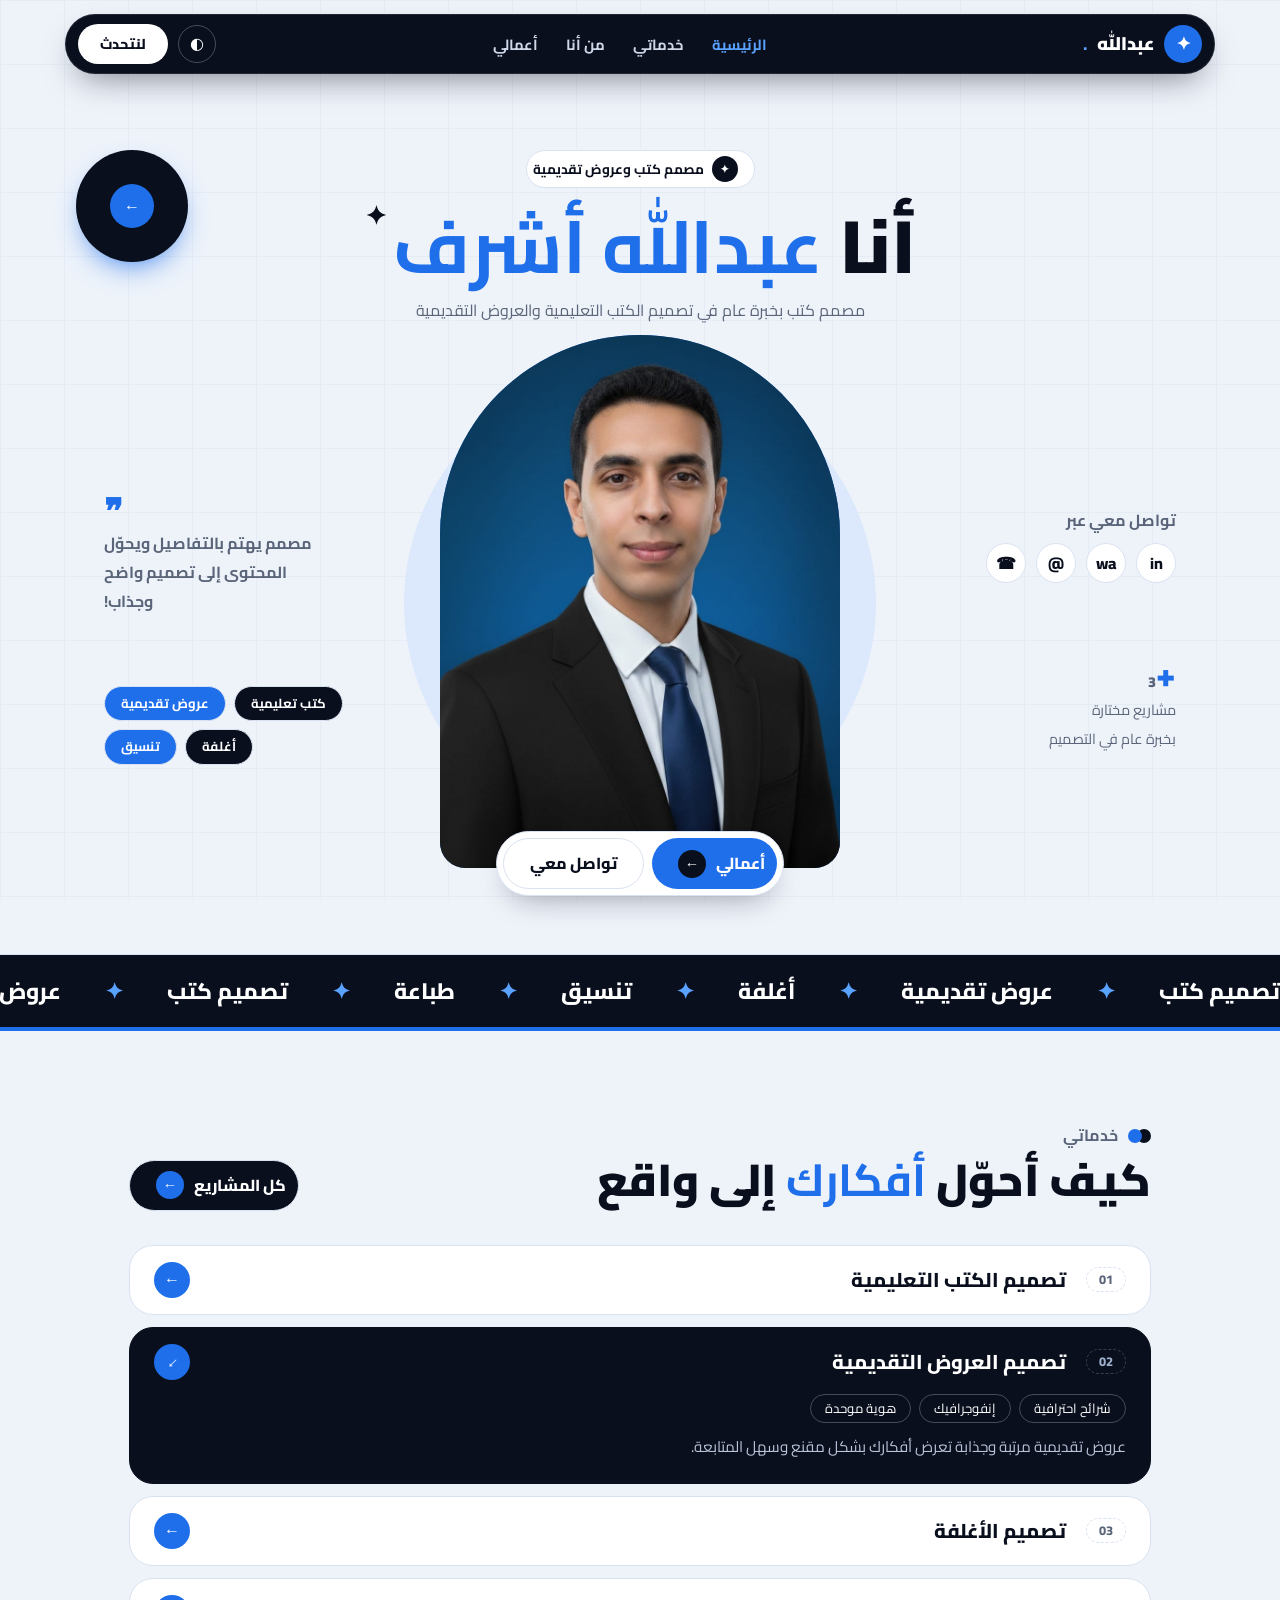
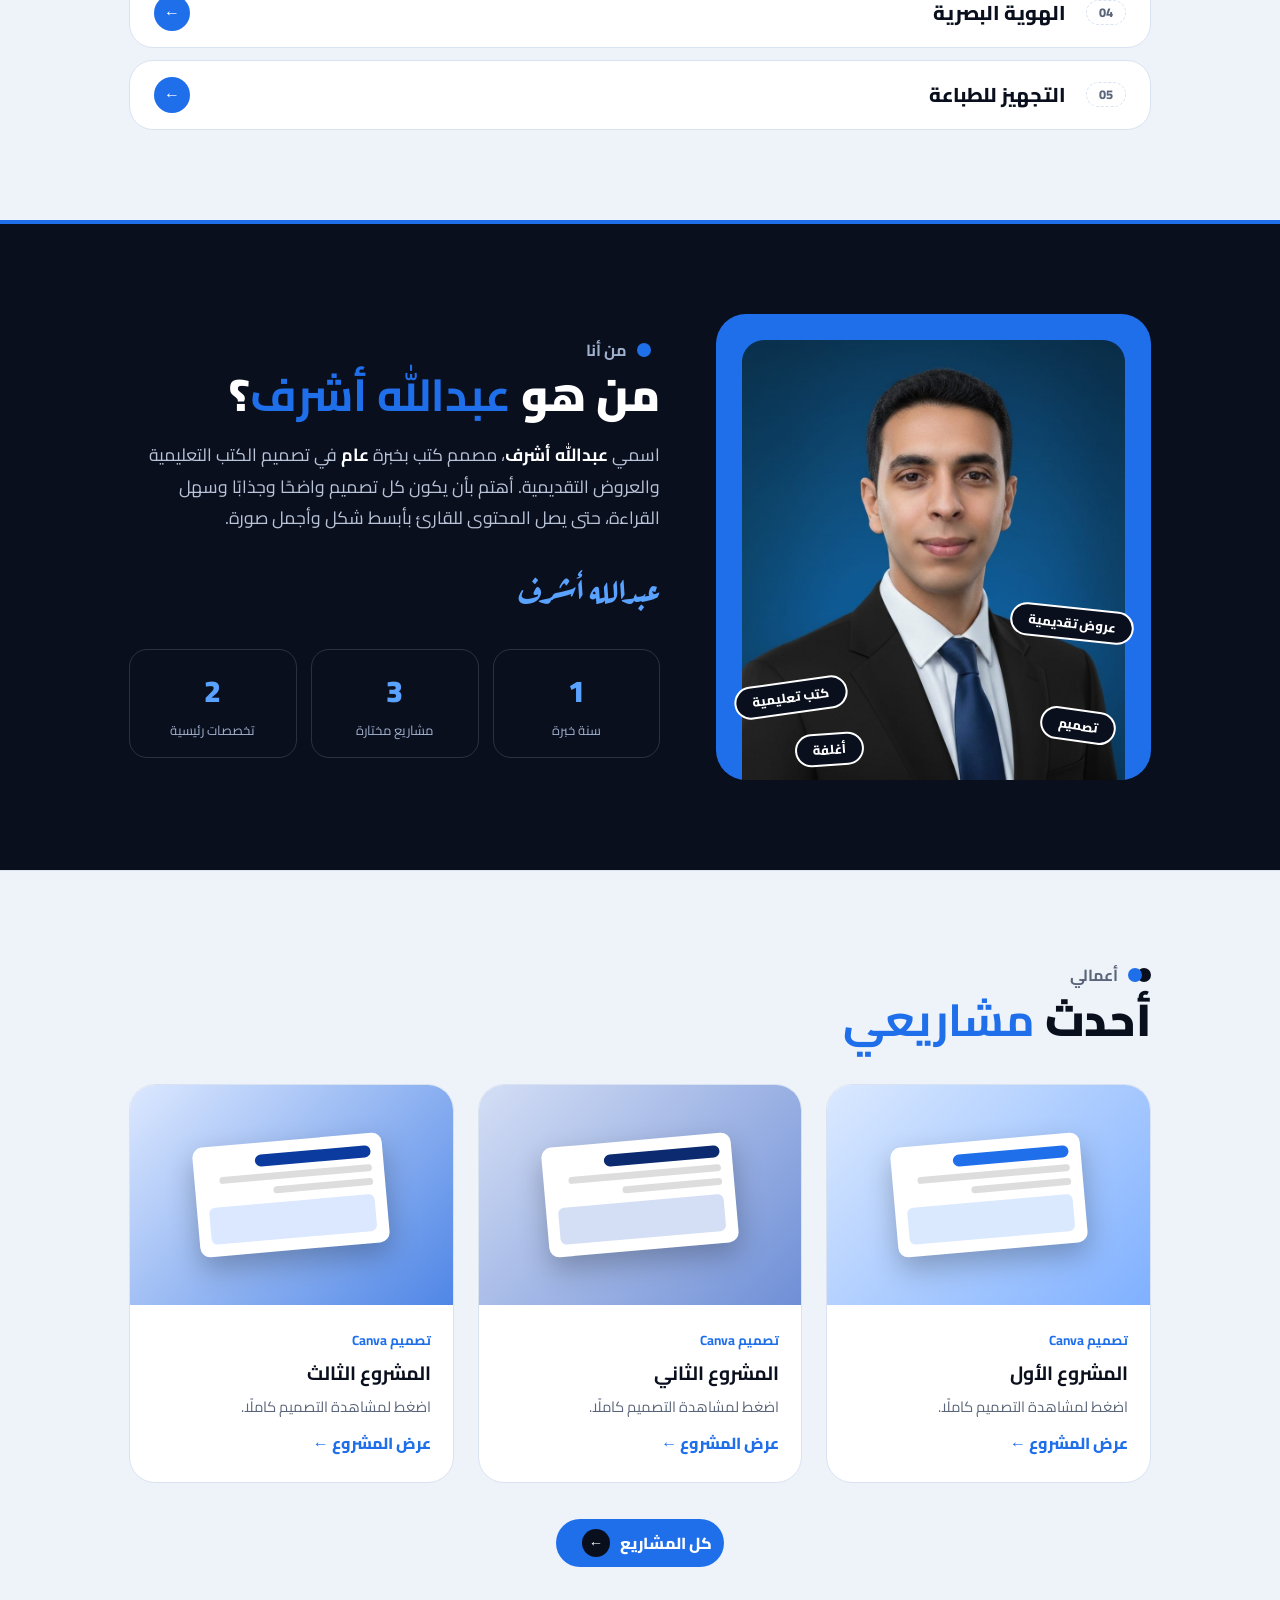
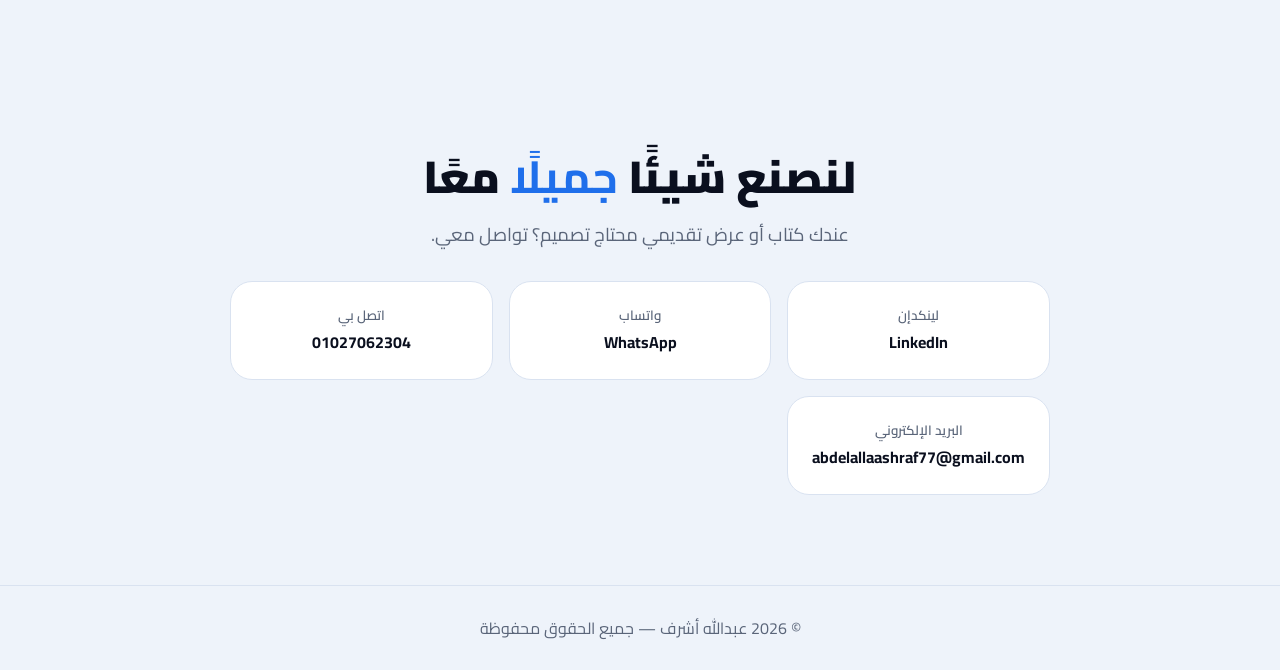
<file: index.html>
<!DOCTYPE html>
<html lang="ar" dir="rtl">
<head>
<meta charset="UTF-8">
<meta name="viewport" content="width=device-width, initial-scale=1, viewport-fit=cover">
<meta name="description" content="عبدالله أشرف — مصمم كتب تعليمية وعروض تقديمية. شاهد أعمالي وتواصل معي."><meta name="theme-color" content="#0a0f1e"><link rel="icon" href="data:image/svg+xml,%3Csvg xmlns=%27http://www.w3.org/2000/svg%27 viewBox=%270 0 100 100%27%3E%3Ccircle cx=%2750%27 cy=%2750%27 r=%2750%27 fill=%27%231f6feb%27/%3E%3Ctext x=%2750%27 y=%2766%27 font-size=%2750%27 text-anchor=%27middle%27 fill=%27white%27%3E%E2%9C%A6%3C/text%3E%3C/svg%3E">
<title>الرئيسية | عبدالله أشرف</title>
<link href="https://fonts.googleapis.com/css2?family=Cairo:wght@400;600;800;900&family=Aref+Ruqaa:wght@700&display=swap" rel="stylesheet">
<link rel="stylesheet" href="css/style.css">
</head>
<body>
<section class="hero">
  <a class="stamp" href="contact.html" aria-label="تواصل معي"><svg viewBox="0 0 120 120"><defs><path id="c" d="M60,60 m-47,0 a47,47 0 1,1 94,0 a47,47 0 1,1 -94,0"/></defs><text><textPath href="#c">تواصل معي ✦ تواصل معي ✦ تواصل معي ✦ تواصل معي ✦</textPath></text></svg><b>←</b></a>
  <span class="badge"><i>✦</i>مصمم كتب وعروض تقديمية</span>
  <h1>أنا <b>عبدالله أشرف</b><span class="spark">✦</span></h1>
  <p class="sub">مصمم كتب بخبرة عام في تصميم الكتب التعليمية والعروض التقديمية</p>
  <div class="stage reveal">
    <div class="side a"><div><p class="lbl">تواصل معي عبر</p><div class="socials" id="socials"></div></div><div class="proof"><b>+<span data-n="3">0</span></b><span>مشاريع مختارة<br>بخبرة عام في التصميم</span></div></div>
    <div class="photo-wrap"><div class="photo"><img src="images/profile.jpeg" alt="صورة عبدالله أشرف" onerror="this.style.display='none';this.nextElementSibling.style.display='grid'"><div class="ph">ع</div></div><div class="pair"><a class="btn" href="projects.html">أعمالي <i>←</i></a><a class="btn ghost" href="contact.html">تواصل معي</a></div></div>
    <div class="side b"><div class="quote">مصمم يهتم بالتفاصيل ويحوّل المحتوى إلى تصميم واضح وجذاب!</div><div class="tags" id="tags"></div></div>
  </div>
</section>
<div class="marquee"><div id="mq"></div></div>
<section class="sec" id="services">
  <div class="sec-head reveal"><div><span class="eyebrow"><span class="dots"></span>خدماتي</span><h2>كيف أحوّل <b>أفكارك</b> إلى واقع</h2></div><a class="btn dark" href="projects.html">كل المشاريع <i>←</i></a></div>
  <div class="svc reveal" id="svc"></div>
</section>
<div class="dark-sec" id="about"><div class="sec about-g">
  <div class="frame reveal"><div class="pic"><img src="images/profile.jpeg" alt="صورة عبدالله أشرف" onerror="this.style.display='none';this.nextElementSibling.style.display='grid'"><div class="ph">ع</div></div>
    <div class="float"><span style="--r:-8deg;left:4%;bottom:14%">كتب تعليمية</span><span style="--r:6deg;right:4%;bottom:30%;animation-delay:-1s">عروض تقديمية</span><span style="--r:-4deg;left:18%;bottom:3%;animation-delay:-2s">أغلفة</span><span style="--r:8deg;right:8%;bottom:8%;animation-delay:-3s"> تصميم </span></div></div>
  <div class="reveal"><span class="eyebrow" style="color:#9fb0cc"><span class="dots"></span>من أنا</span>
    <h2>من هو <b>عبدالله أشرف</b>؟</h2>
    <p>اسمي <b>عبدالله أشرف</b>، مصمم كتب بخبرة <b>عام</b> في تصميم الكتب التعليمية والعروض التقديمية. أهتم بأن يكون كل تصميم واضحًا وجذابًا وسهل القراءة، حتى يصل المحتوى للقارئ بأبسط شكل وأجمل صورة.</p>
    <div class="cvrow"><a class="btn" id="cv" href="cv.pdf" download>حمّل السيرة الذاتية <i>←</i></a><span class="sign">عبدالله أشرف</span></div>
    <div class="stats3"><div><b data-n="1">0</b><span>سنة خبرة</span></div><div><b data-n="3">0</b><span>مشاريع مختارة</span></div><div><b data-n="2">0</b><span>تخصصات رئيسية</span></div></div>
  </div></div></div>
<section class="sec" id="work">
  <div class="sec-head reveal"><div><span class="eyebrow"><span class="dots"></span>أعمالي</span><h2>أحدث <b>مشاريعي</b></h2></div></div>
  <div class="grid" id="projects" data-limit="3"></div>
  <div class="more"><a class="btn" href="projects.html">كل المشاريع <i>←</i></a></div>
</section>
<section class="sec contact reveal"><h2>لنصنع شيئًا <b>جميلًا</b> معًا</h2><p>عندك كتاب أو عرض تقديمي محتاج تصميم؟ تواصل معي.</p><div class="links" id="links"></div></section>
<script src="js/data.js"></script>
<script src="js/main.js"></script>
</body>
</html>
</file>
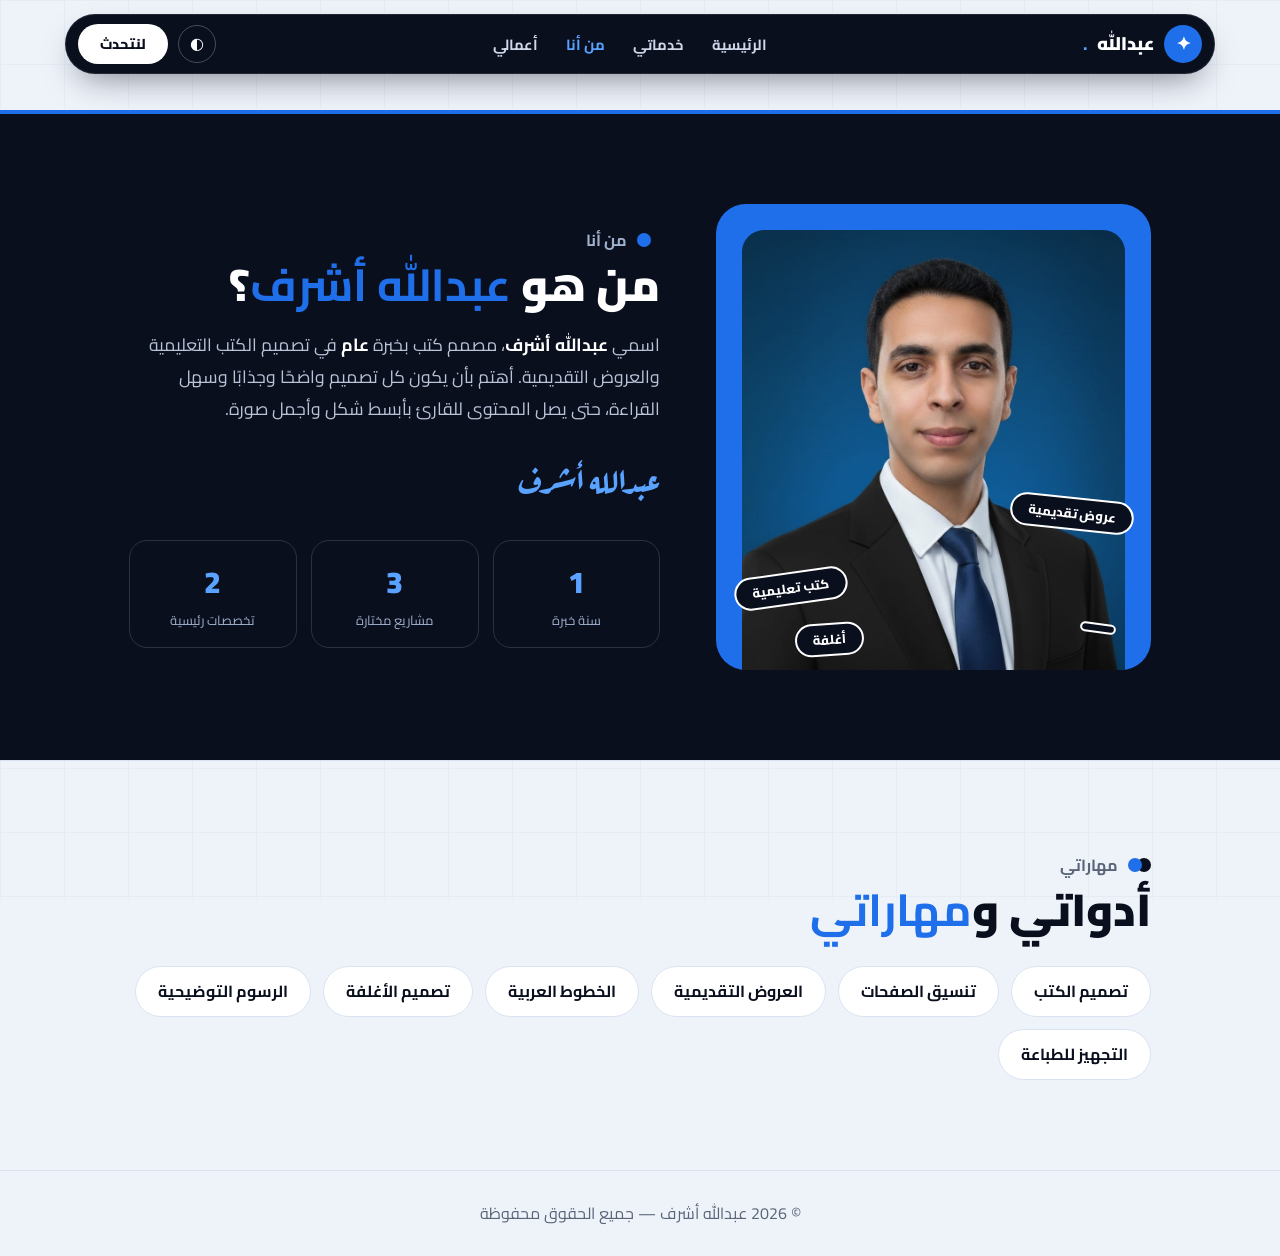
<file: about.html>
<!DOCTYPE html>
<html lang="ar" dir="rtl">
<head>
<meta charset="UTF-8">
<meta name="viewport" content="width=device-width, initial-scale=1, viewport-fit=cover">
<meta name="description" content="عبدالله أشرف — مصمم كتب تعليمية وعروض تقديمية. شاهد أعمالي وتواصل معي."><meta name="theme-color" content="#0a0f1e"><link rel="icon" href="data:image/svg+xml,%3Csvg xmlns=%27http://www.w3.org/2000/svg%27 viewBox=%270 0 100 100%27%3E%3Ccircle cx=%2750%27 cy=%2750%27 r=%2750%27 fill=%27%231f6feb%27/%3E%3Ctext x=%2750%27 y=%2766%27 font-size=%2750%27 text-anchor=%27middle%27 fill=%27white%27%3E%E2%9C%A6%3C/text%3E%3C/svg%3E">
<title>من أنا | عبدالله أشرف</title>
<link href="https://fonts.googleapis.com/css2?family=Cairo:wght@400;600;800;900&family=Aref+Ruqaa:wght@700&display=swap" rel="stylesheet">
<link rel="stylesheet" href="css/style.css">
</head>
<body>
<div style="height:110px"></div><div class="dark-sec" id="about"><div class="sec about-g">
  <div class="frame reveal"><div class="pic"><img src="images/profile.jpeg" alt="صورة عبدالله أشرف" onerror="this.style.display='none';this.nextElementSibling.style.display='grid'"><div class="ph">ع</div></div>
    <div class="float"><span style="--r:-8deg;left:4%;bottom:14%">كتب تعليمية</span><span style="--r:6deg;right:4%;bottom:30%;animation-delay:-1s">عروض تقديمية</span><span style="--r:-4deg;left:18%;bottom:3%;animation-delay:-2s">أغلفة</span><span style="--r:8deg;right:8%;bottom:8%;animation-delay:-3s"> </span></div></div>
  <div class="reveal"><span class="eyebrow" style="color:#9fb0cc"><span class="dots"></span>من أنا</span>
    <h2>من هو <b>عبدالله أشرف</b>؟</h2>
    <p>اسمي <b>عبدالله أشرف</b>، مصمم كتب بخبرة <b>عام</b> في تصميم الكتب التعليمية والعروض التقديمية. أهتم بأن يكون كل تصميم واضحًا وجذابًا وسهل القراءة، حتى يصل المحتوى للقارئ بأبسط شكل وأجمل صورة.</p>
    <div class="cvrow"><a class="btn" id="cv" href="cv.pdf" download>حمّل السيرة الذاتية <i>←</i></a><span class="sign">عبدالله أشرف</span></div>
    <div class="stats3"><div><b data-n="1">0</b><span>سنة خبرة</span></div><div><b data-n="3">0</b><span>مشاريع مختارة</span></div><div><b data-n="2">0</b><span>تخصصات رئيسية</span></div></div>
  </div></div></div>
<section class="sec reveal"><span class="eyebrow"><span class="dots"></span>مهاراتي</span><h2 style="margin-bottom:26px">أدواتي و<b>مهاراتي</b></h2><div class="skills" id="skills-list"></div></section>
<script src="js/data.js"></script>
<script src="js/main.js"></script>
</body>
</html>
</file>
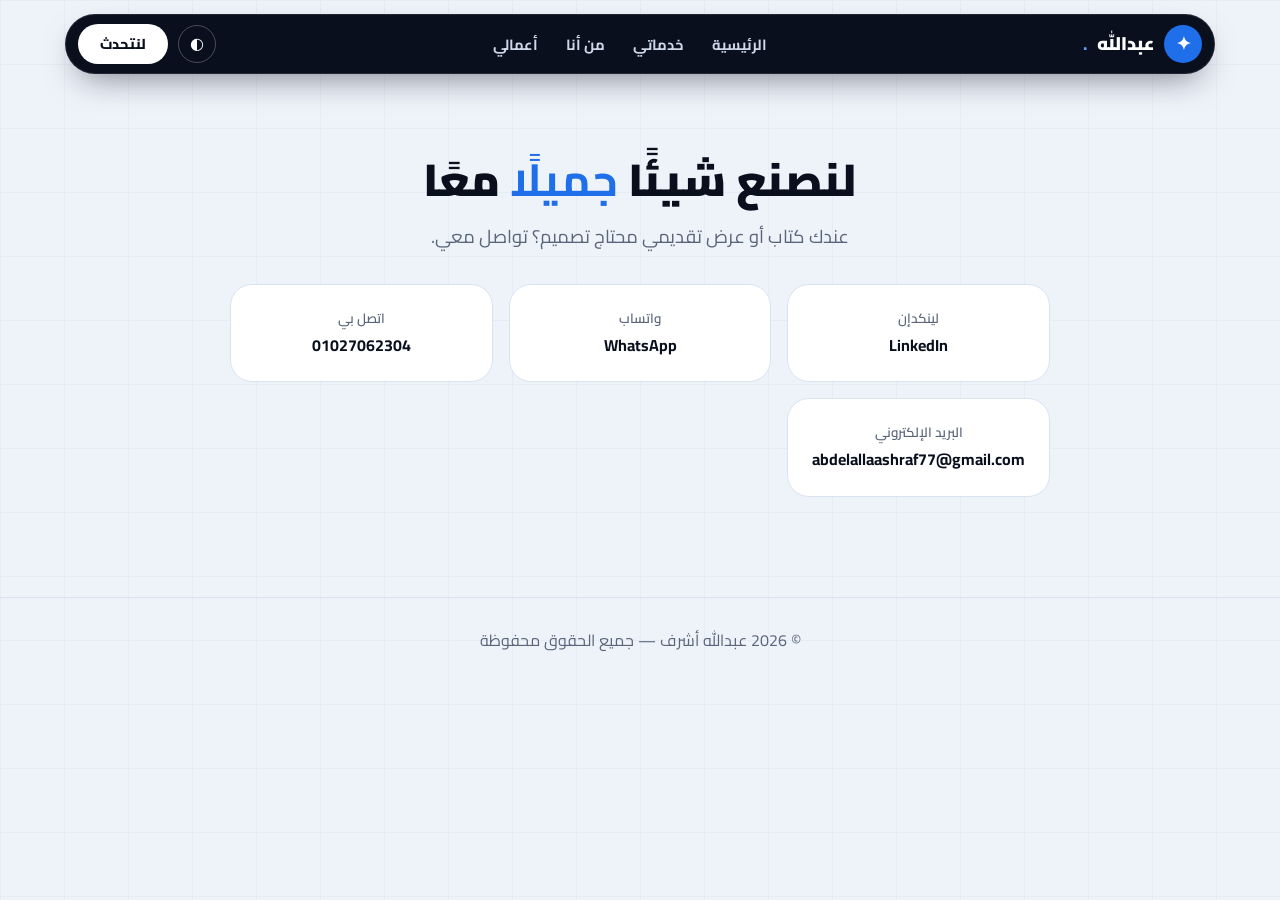
<file: contact.html>
<!DOCTYPE html>
<html lang="ar" dir="rtl">
<head>
<meta charset="UTF-8">
<meta name="viewport" content="width=device-width, initial-scale=1, viewport-fit=cover">
<meta name="description" content="عبدالله أشرف — مصمم كتب تعليمية وعروض تقديمية. شاهد أعمالي وتواصل معي."><meta name="theme-color" content="#0a0f1e"><link rel="icon" href="data:image/svg+xml,%3Csvg xmlns=%27http://www.w3.org/2000/svg%27 viewBox=%270 0 100 100%27%3E%3Ccircle cx=%2750%27 cy=%2750%27 r=%2750%27 fill=%27%231f6feb%27/%3E%3Ctext x=%2750%27 y=%2766%27 font-size=%2750%27 text-anchor=%27middle%27 fill=%27white%27%3E%E2%9C%A6%3C/text%3E%3C/svg%3E">
<title>تواصل | عبدالله أشرف</title>
<link href="https://fonts.googleapis.com/css2?family=Cairo:wght@400;600;800;900&family=Aref+Ruqaa:wght@700&display=swap" rel="stylesheet">
<link rel="stylesheet" href="css/style.css">
</head>
<body>
<section class="sec contact page-head reveal" style="padding-bottom:100px"><h2>لنصنع شيئًا <b>جميلًا</b> معًا</h2><p>عندك كتاب أو عرض تقديمي محتاج تصميم؟ تواصل معي.</p><div class="links" id="links"></div></section>
<script src="js/data.js"></script>
<script src="js/main.js"></script>
</body>
</html>
</file>
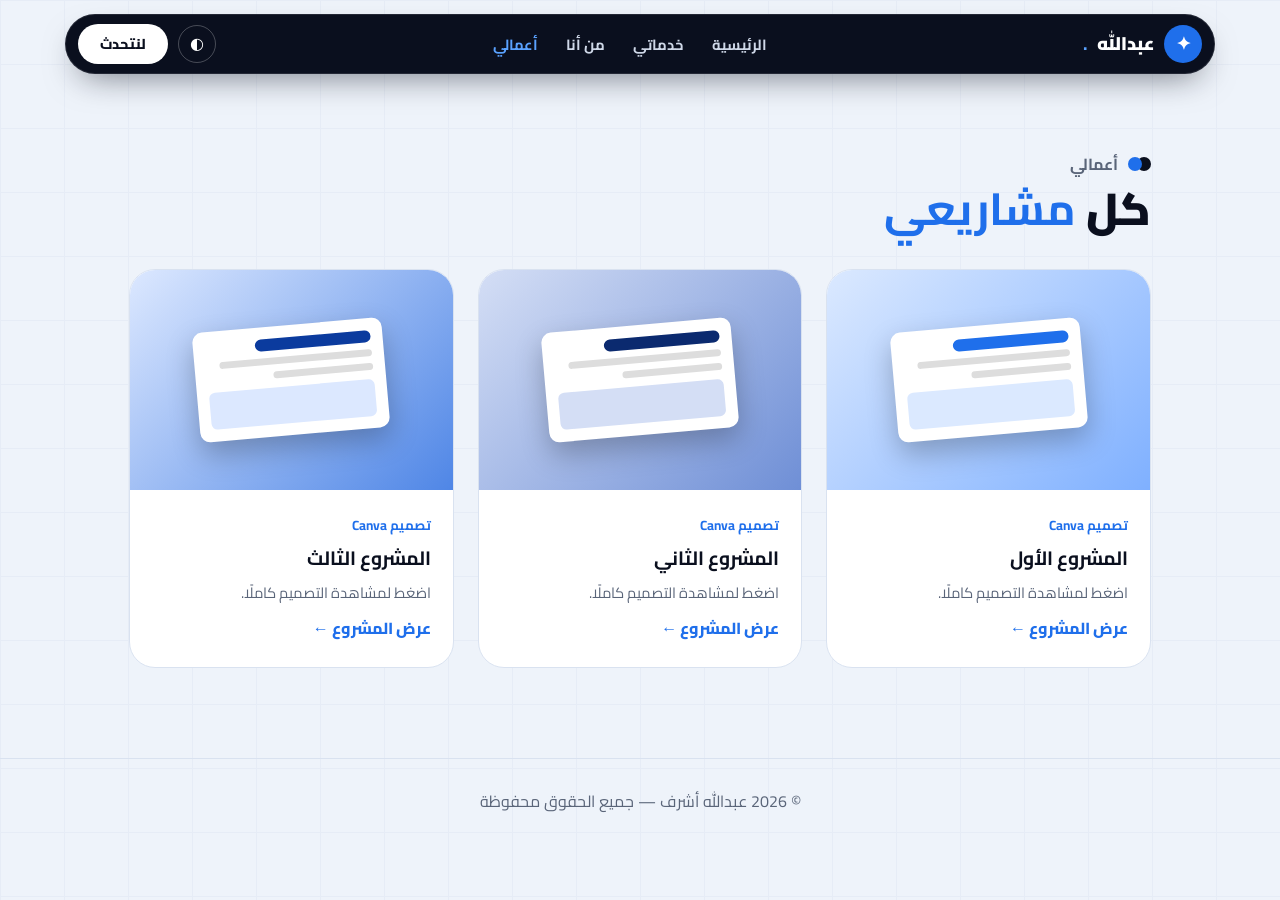
<file: projects.html>
<!DOCTYPE html>
<html lang="ar" dir="rtl">
<head>
<meta charset="UTF-8">
<meta name="viewport" content="width=device-width, initial-scale=1, viewport-fit=cover">
<meta name="description" content="عبدالله أشرف — مصمم كتب تعليمية وعروض تقديمية. شاهد أعمالي وتواصل معي."><meta name="theme-color" content="#0a0f1e"><link rel="icon" href="data:image/svg+xml,%3Csvg xmlns=%27http://www.w3.org/2000/svg%27 viewBox=%270 0 100 100%27%3E%3Ccircle cx=%2750%27 cy=%2750%27 r=%2750%27 fill=%27%231f6feb%27/%3E%3Ctext x=%2750%27 y=%2766%27 font-size=%2750%27 text-anchor=%27middle%27 fill=%27white%27%3E%E2%9C%A6%3C/text%3E%3C/svg%3E">
<title>أعمالي | عبدالله أشرف</title>
<link href="https://fonts.googleapis.com/css2?family=Cairo:wght@400;600;800;900&family=Aref+Ruqaa:wght@700&display=swap" rel="stylesheet">
<link rel="stylesheet" href="css/style.css">
</head>
<body>
<section class="sec page-head reveal"><span class="eyebrow"><span class="dots"></span>أعمالي</span><h2>كل <b>مشاريعي</b></h2></section>
<section class="sec" style="padding-top:30px">
  <div class="filters" id="filters"></div>
  <div class="grid" id="projects"></div>
</section>
<script src="js/data.js"></script>
<script src="js/main.js"></script>
</body>
</html>
</file>
<file: css/style.css>
:root{--bg:#eef3fa;--surface:#fff;--text:#0a0f1e;--muted:#5a6579;--line:#d9e2f0;--accent:#1f6feb;--accent2:#0b3b9e;--ink:#0a0f1e;--soft:#dce8fb}
@media (prefers-color-scheme:dark){:root:not([data-theme="light"]){--bg:#05070d;--surface:#0d1220;--text:#eef3fb;--muted:#93a0b8;--line:#1b2438;--accent:#3b8bff;--accent2:#7cb4ff;--ink:#0d1220;--soft:#0f1a30;color-scheme:dark}}
:root[data-theme="dark"]{--bg:#05070d;--surface:#0d1220;--text:#eef3fb;--muted:#93a0b8;--line:#1b2438;--accent:#3b8bff;--accent2:#7cb4ff;--ink:#0d1220;--soft:#0f1a30;color-scheme:dark}
*{box-sizing:border-box;margin:0}
html{scroll-behavior:smooth;scroll-padding-top:110px}
body{font-family:'Cairo','Segoe UI',Tahoma,sans-serif;background:var(--bg);color:var(--text);line-height:1.8;overflow-x:hidden;transition:background .4s,color .4s}
body::before{content:"";position:fixed;inset:0;background-image:linear-gradient(var(--line) 1px,transparent 1px),linear-gradient(90deg,var(--line) 1px,transparent 1px);background-size:64px 64px;opacity:.4;pointer-events:none;z-index:0}
a{color:inherit;text-decoration:none}img{max-width:100%;display:block}[hidden]{display:none!important}
h2{font-size:clamp(1.8rem,4.6vw,2.8rem);font-weight:900;line-height:1.35}h2 b{color:var(--accent)}
/* nav */
nav{position:fixed;top:calc(env(safe-area-inset-top,0px) + 14px);left:0;right:0;margin-inline:auto;width:min(1150px,92vw);z-index:50;background:#0a0f1e;color:#fff;border-radius:60px;padding:9px 12px;display:flex;align-items:center;justify-content:space-between;border:1px solid rgba(255,255,255,.1);box-shadow:0 14px 34px -14px rgba(10,15,30,.6)}
.logo{display:flex;align-items:center;gap:10px;font-weight:900;font-size:1.15rem}.logo i{width:38px;height:38px;border-radius:50%;background:#1f6feb;display:grid;place-items:center;font-style:normal}.logo b{color:#5aa2ff}
nav ul{display:flex;gap:28px;list-style:none}nav ul a{font-weight:700;font-size:.92rem;color:#cfd8e8;transition:color .2s}nav ul a:hover,nav ul a.on{color:#5aa2ff}
.row{display:flex;align-items:center;gap:10px}
#theme,.burger{width:38px;height:38px;border-radius:50%;border:1px solid rgba(255,255,255,.25);background:transparent;color:#fff;cursor:pointer;font-size:1rem}.burger{display:none}
.cta{background:#fff;color:#0a0f1e;padding:7px 22px;border-radius:40px;font-weight:800;font-size:.9rem;transition:.25s}.cta:hover{background:#5aa2ff}
/* buttons */
.btn{display:inline-flex;align-items:center;gap:10px;padding:10px 12px 10px 26px;border-radius:50px;font-weight:800;font-family:inherit;font-size:1rem;border:0;cursor:pointer;background:var(--accent);color:#fff;transition:.25s}
.btn i{width:28px;height:28px;border-radius:50%;background:#0a0f1e;display:grid;place-items:center;font-style:normal;font-size:.9rem}
.btn.ghost{background:var(--surface);color:var(--text);border:1px solid var(--line);padding:10px 26px}.btn.dark{background:var(--ink);color:#fff;border:1px solid var(--line)}.btn.dark i{background:var(--accent)}
.btn:hover{transform:translateY(-3px)}
/* hero */
.hero{position:relative;z-index:1;max-width:1200px;margin:auto;padding:150px 5vw 0;text-align:center}
.badge{display:inline-flex;align-items:center;gap:8px;padding:5px 16px 5px 6px;background:var(--surface);border:1px solid var(--line);border-radius:50px;font-size:.85rem;font-weight:700}
.badge i{width:26px;height:26px;border-radius:50%;background:var(--ink);color:#fff;display:grid;place-items:center;font-style:normal;font-size:.7rem}
h1{font-size:clamp(2.3rem,7vw,4.6rem);font-weight:900;line-height:1.25;margin:12px 0 4px}h1 b{color:var(--accent)}.spark{font-size:.35em;vertical-align:top;color:var(--ink);margin-inline-start:6px}
.sub{color:var(--muted);max-width:560px;margin:auto}
.stamp{position:absolute;top:150px;inset-inline-end:3%;width:112px;height:112px;border-radius:50%;background:var(--ink);display:grid;place-items:center;color:#fff;box-shadow:0 12px 30px -12px var(--accent)}
.stamp svg{position:absolute;inset:0;animation:spin 16s linear infinite}.stamp text{fill:#fff;font-size:10px;font-weight:800;font-family:'Cairo',sans-serif}
.stamp b{width:44px;height:44px;border-radius:50%;background:var(--accent);display:grid;place-items:center;transition:transform .3s}.stamp:hover b{transform:scale(1.15)}
@keyframes spin{to{transform:rotate(360deg)}}
.stage{display:grid;grid-template-columns:1fr minmax(260px,400px) 1fr;gap:24px;align-items:center;margin-top:10px}
.side{display:flex;flex-direction:column;gap:70px;text-align:start}.side.b{text-align:end;align-items:flex-end}
.lbl{font-weight:700;color:var(--muted);margin-bottom:8px}
.socials{display:flex;gap:10px}.socials a{width:40px;height:40px;border-radius:50%;background:var(--surface);border:1px solid var(--line);display:grid;place-items:center;font-weight:800;transition:.25s}.socials a:hover{background:var(--accent);color:#fff;transform:translateY(-4px)}
.proof b{display:block;font-size:2.2rem;font-weight:900;color:var(--accent);line-height:1.2}.proof span{color:var(--muted);font-size:.9rem}
.quote{font-weight:700;max-width:230px;color:var(--muted)}.quote::before{content:"❞";display:block;font-size:2.2rem;color:var(--accent);line-height:1}
.tags{display:flex;flex-wrap:wrap;gap:8px;justify-content:flex-end}.tags span{padding:5px 16px;border-radius:40px;background:var(--ink);color:#fff;font-weight:700;font-size:.82rem;border:1px solid var(--line)}.tags span:nth-child(even){background:var(--accent)}
.photo-wrap{position:relative;isolation:isolate;margin-bottom:56px}
.photo-wrap::before{content:"";position:absolute;width:118%;aspect-ratio:1;border-radius:50%;background:var(--soft);inset-inline-start:-9%;top:6%;z-index:-1}
.photo,.frame .pic{width:100%;aspect-ratio:3/4;border-radius:220px 220px 28px 28px;overflow:hidden;background:linear-gradient(160deg,var(--accent),var(--accent2));position:relative}
.photo img,.pic img{width:100%;height:100%;object-fit:cover;object-position:top}
.ph{display:none;position:absolute;inset:0;place-items:center;font-size:6rem;font-weight:900;color:#fff}
.pair{position:absolute;bottom:-28px;left:50%;transform:translateX(-50%);display:flex;gap:8px;padding:6px;background:var(--surface);border:1px solid var(--line);border-radius:50px;box-shadow:0 14px 30px -14px rgba(10,15,30,.4);white-space:nowrap}
/* marquee */
.marquee{position:relative;z-index:1;background:var(--ink);color:#fff;border-bottom:4px solid var(--accent);padding:16px 0;overflow:hidden;margin-top:30px;border-top:1px solid var(--line)}
.marquee div{display:flex;gap:44px;width:max-content;animation:run 26s linear infinite;font-weight:800;font-size:1.4rem}.marquee em{font-style:normal;color:#5aa2ff}
@keyframes run{to{transform:translateX(50%)}}
/* sections */
.sec{position:relative;z-index:1;max-width:1150px;margin:auto;padding:90px 5vw}
.sec-head{display:flex;justify-content:space-between;align-items:flex-end;gap:20px;flex-wrap:wrap;margin-bottom:34px}
.eyebrow{display:flex;align-items:center;gap:10px;font-weight:700;color:var(--muted)}
.dots{display:inline-flex}.dots::before,.dots::after{content:"";width:14px;height:14px;border-radius:50%;background:var(--ink)}.dots::after{background:var(--accent);margin-inline-start:-5px}
.svc{display:flex;flex-direction:column;gap:12px}
.svc-item{background:var(--surface);border:1px solid var(--line);border-radius:24px;padding:16px 24px;cursor:pointer;transition:background .35s,color .35s,border-color .35s}
.svc-row{display:flex;align-items:center;gap:20px}.svc-row h3{flex:1;font-size:1.25rem;font-weight:800}
.svc-row .n{font-size:.8rem;font-weight:800;color:var(--muted);border:1px dashed var(--line);border-radius:30px;padding:0 12px}
.go{width:36px;height:36px;border-radius:50%;background:var(--accent);color:#fff;display:grid;place-items:center;transition:transform .35s}
.svc-body{display:grid;grid-template-rows:0fr;transition:grid-template-rows .4s}.svc-body>div{overflow:hidden}
.svc-item.open{background:var(--ink);color:#fff;border-color:var(--ink)}.svc-item.open .svc-body{grid-template-rows:1fr}.svc-item.open .go{transform:rotate(-45deg)}.svc-item.open .n{color:#9fb0cc;border-color:rgba(255,255,255,.2)}
.svc-tags{display:flex;flex-wrap:wrap;gap:8px;padding-top:14px}.svc-tags span{border:1px solid rgba(255,255,255,.25);padding:2px 14px;border-radius:30px;font-size:.82rem}
.svc-body p{color:#b9c4d8;font-size:.95rem;margin:10px 0 6px}
/* about dark */
.dark-sec{position:relative;z-index:1;background:var(--ink);color:#fff;border-top:4px solid var(--accent);border-bottom:1px solid var(--line)}
.about-g{display:grid;grid-template-columns:.9fr 1.1fr;gap:56px;align-items:center}
.frame{position:relative;background:var(--accent);border-radius:30px;padding:26px 26px 0}.frame .pic{border-radius:22px 22px 0 0;aspect-ratio:4/4.6}
.float span{position:absolute;background:#0a0f1e;color:#fff;border:2px solid #fff;padding:3px 16px;border-radius:40px;font-weight:800;font-size:.8rem;transform:rotate(var(--r));animation:bob 5s ease-in-out infinite}
@keyframes bob{50%{translate:0 -10px}}
.dark-sec p{color:#b9c4d8;font-size:1.1rem;margin:14px 0 22px}.dark-sec p b{color:#fff}
.cvrow{display:flex;align-items:center;gap:22px;flex-wrap:wrap}.sign{font-family:'Aref Ruqaa',serif;font-size:2.2rem;color:#5aa2ff;font-weight:700}
.stats3{display:grid;grid-template-columns:repeat(3,1fr);gap:14px;margin-top:30px}.stats3 div{border:1px solid rgba(255,255,255,.14);border-radius:18px;padding:14px;text-align:center}.stats3 b{font-size:1.9rem;font-weight:900;color:#5aa2ff}.stats3 span{display:block;font-size:.82rem;color:#9fb0cc}
/* projects */
.grid{display:grid;grid-template-columns:repeat(auto-fill,minmax(300px,1fr));gap:24px}
.card{background:var(--surface);border:1px solid var(--line);border-radius:26px;overflow:hidden;transition:transform .3s,box-shadow .3s}.card:hover{transform:translateY(-8px);box-shadow:0 20px 40px -18px var(--accent)}
.cover{height:220px;display:grid;place-items:center;position:relative;overflow:hidden}
.book{width:110px;height:150px;border-radius:4px 10px 10px 4px;box-shadow:-8px 10px 24px rgba(0,0,0,.3);padding:12px 10px;color:#fff;font-weight:900;font-size:.8rem;line-height:1.4;position:relative;transition:transform .5s;transform:perspective(500px) rotateY(18deg)}
.card:hover .book{transform:perspective(500px) rotateY(-8deg) scale(1.08)}
.book::before{content:"";position:absolute;inset-block:0;inset-inline-start:0;width:8px;background:rgba(0,0,0,.18)}.book i{display:block;width:34px;height:34px;border-radius:50%;background:rgba(255,255,255,.4);margin-top:16px}
.slide{width:190px;height:110px;border-radius:10px;background:#fff;box-shadow:0 12px 28px rgba(0,0,0,.25);padding:12px;display:flex;flex-direction:column;gap:7px;transition:transform .5s;transform:rotate(-5deg)}.card:hover .slide{transform:rotate(2deg) scale(1.08)}
.slide b{height:12px;width:70%;border-radius:6px}.slide u{height:7px;border-radius:4px;background:#ddd;width:92%}.slide u:nth-child(3){width:60%}.slide em{flex:1;border-radius:6px;margin-top:2px}
.info{padding:20px 22px 24px}.info small{color:var(--accent);font-weight:700}.info h3{font-size:1.2rem;margin:2px 0 4px}.info p{color:var(--muted);font-size:.92rem}
.more{text-align:center;margin-top:36px}
.filters{display:flex;gap:10px;flex-wrap:wrap;margin-bottom:28px}.filters button{font-family:inherit;font-weight:700;padding:9px 22px;border-radius:50px;border:1px solid var(--line);background:var(--surface);color:var(--text);cursor:pointer;transition:.25s}.filters button.on,.filters button:hover{background:var(--accent);color:#fff;border-color:var(--accent)}
.skills{display:flex;flex-wrap:wrap;gap:12px}.skills span{padding:10px 22px;border-radius:50px;border:1px solid var(--line);background:var(--surface);font-weight:700;transition:.25s}.skills span:hover{background:var(--accent);color:#fff;transform:rotate(-3deg) scale(1.06)}
.contact{text-align:center}.contact p{color:var(--muted);font-size:1.15rem;margin:10px 0 30px}
.links{display:grid;grid-template-columns:repeat(auto-fit,minmax(230px,1fr));gap:16px;max-width:820px;margin:auto}
.link{background:var(--surface);border:1px solid var(--line);border-radius:22px;padding:22px 16px;font-weight:700;transition:.3s;display:block;direction:ltr;overflow-wrap:anywhere}.link small{display:block;color:var(--muted);font-weight:600;direction:rtl}.link:hover{background:var(--accent);color:#fff;transform:translateY(-6px)}.link:hover small{color:#dbe8ff}
.page-head{padding-top:150px;padding-bottom:0}
footer{position:relative;z-index:1;text-align:center;padding:28px 5vw calc(env(safe-area-inset-bottom,0px) + 28px);color:var(--muted);border-top:1px solid var(--line)}
.reveal{opacity:0;transform:translateY(40px);transition:opacity .8s,transform .8s}.reveal.in{opacity:1;transform:none}
/* responsive */
@media(max-width:900px){.stage{grid-template-columns:1fr;gap:34px}.photo-wrap{order:-1;width:min(320px,76vw);margin:0 auto 56px}.side{flex-direction:row;justify-content:space-around;gap:24px;text-align:center!important;align-items:flex-start!important;flex-wrap:wrap}.side.b{flex-direction:column;align-items:center!important}.tags{justify-content:center}.quote{max-width:340px;margin:auto}.about-g{grid-template-columns:1fr;gap:40px}.frame{max-width:420px;margin:auto}.stamp{width:86px;height:86px;top:118px}.stamp b{width:34px;height:34px}}
@media(max-width:720px){.burger{display:block}.cta{display:none}nav ul{position:absolute;top:calc(100% + 10px);left:0;right:0;flex-direction:column;gap:0;background:#0a0f1e;border-radius:24px;padding:8px 22px;transform:translateY(-20px);opacity:0;pointer-events:none;transition:.3s;border:1px solid rgba(255,255,255,.1)}nav ul.open{transform:none;opacity:1;pointer-events:auto}nav ul li{padding:10px 0;border-bottom:1px solid rgba(255,255,255,.08)}nav ul li:last-child{border:0}.stamp{display:none}.sec{padding:64px 5vw}.hero{padding-top:120px}.grid{grid-template-columns:1fr}.svc-item{padding:14px 18px}.svc-row{gap:12px}.svc-row h3{font-size:1.05rem}.marquee div{font-size:1.1rem}}
@media(max-width:380px){.pair{flex-direction:column;border-radius:26px}.stats3{grid-template-columns:1fr}}
@media(min-width:1500px){.sec,.hero{max-width:1300px}}
@media(prefers-reduced-motion:reduce){*{animation:none!important;transition:none!important}.reveal{opacity:1;transform:none}}

.card{cursor:pointer}.view{display:inline-block;margin-top:8px;font-weight:800;color:var(--accent)}
.modal{position:fixed;inset:0;z-index:100;background:rgba(5,7,13,.86);display:none;place-items:center;padding:calc(env(safe-area-inset-top,0px) + 16px) 4vw calc(env(safe-area-inset-bottom,0px) + 16px)}.modal.open{display:grid}
.modal-box{width:min(1000px,100%);background:var(--surface);border-radius:22px;overflow:hidden;border:1px solid var(--line)}
.modal-bar{display:flex;justify-content:space-between;align-items:center;gap:12px;padding:12px 18px}.modal-bar span{display:flex;align-items:center;gap:14px}.modal-bar a{color:var(--accent);font-weight:800;font-size:.9rem}
#mx{width:34px;height:34px;border-radius:50%;border:1px solid var(--line);background:var(--bg);color:var(--text);cursor:pointer}
.embed{position:relative;width:100%;height:min(72vh,56vw);min-height:320px;background:#000}.embed iframe{position:absolute;inset:0;width:100%;height:100%;border:0}
</file>
